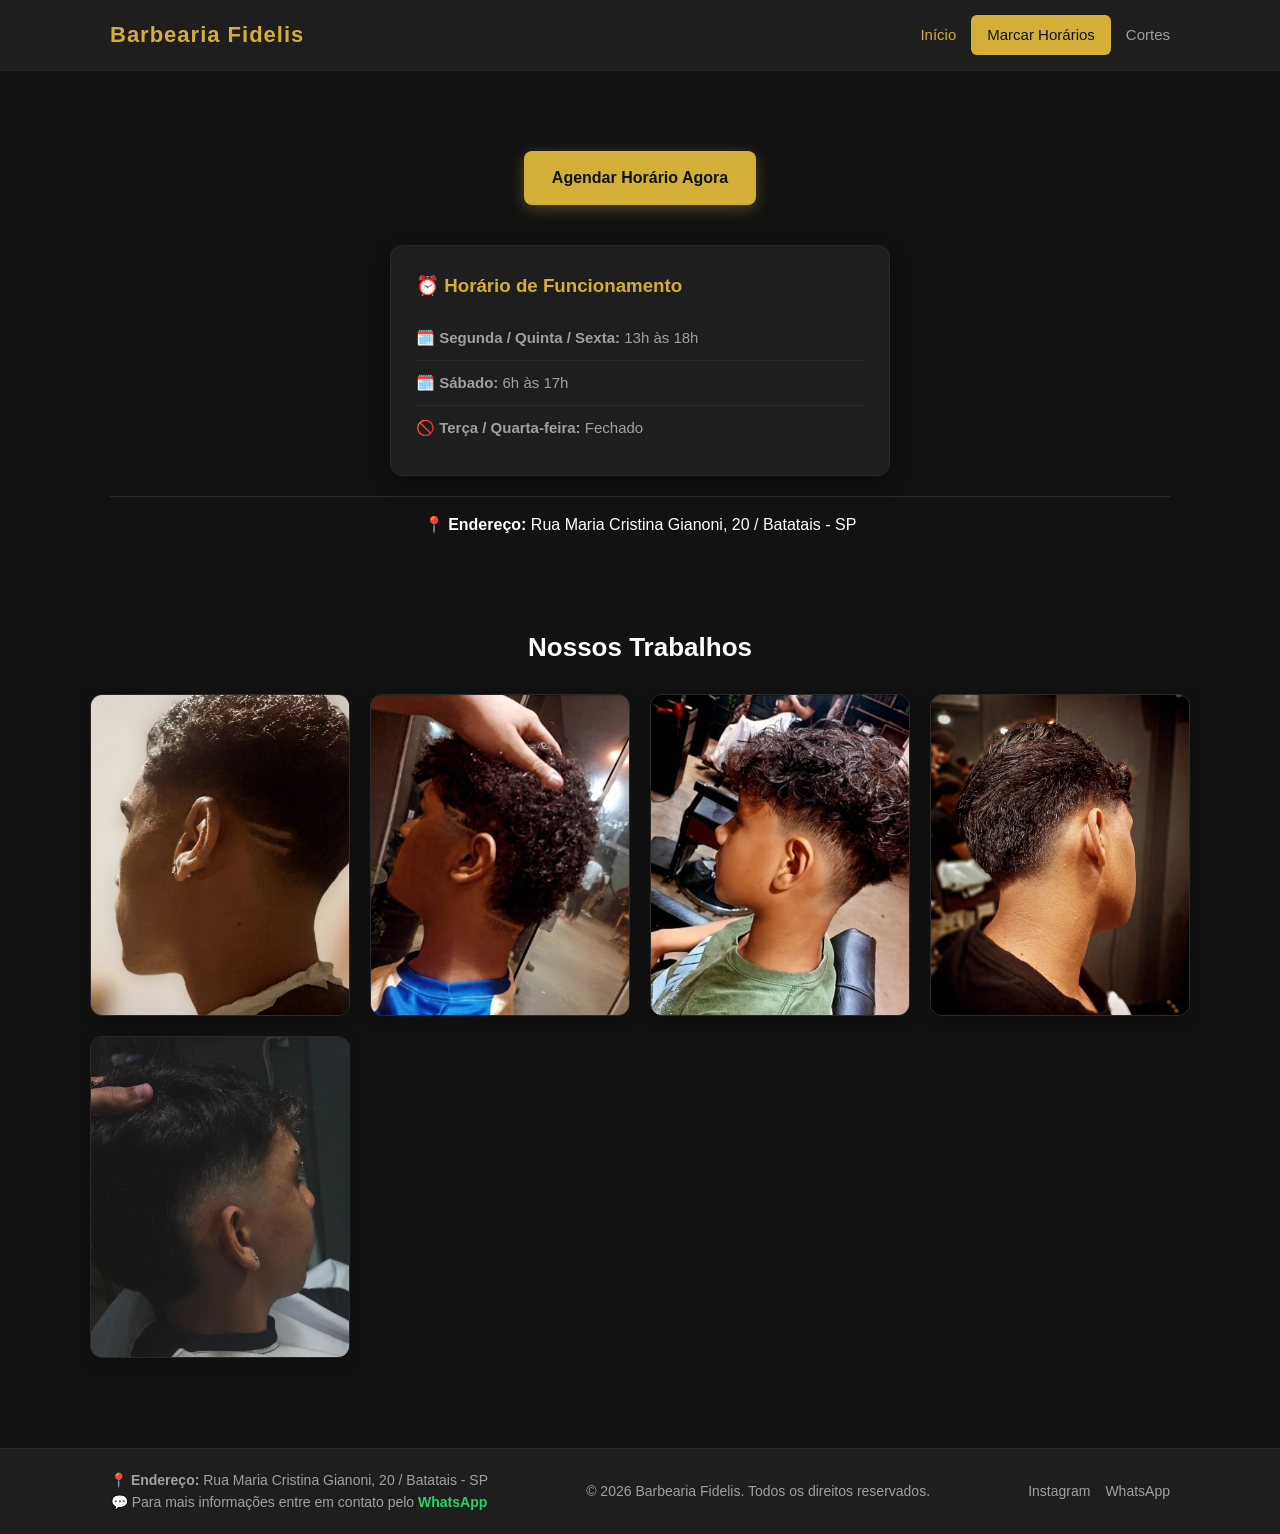
<file: index.html>
<!DOCTYPE html>
<html lang="pt-BR">
<head>
    <meta charset="UTF-8">
    <meta name="viewport" content="width=device-width, initial-scale=1.0">
    <title>Barbearia Fidelis</title>
    <link rel="shortcut icon" href="styles/imgs/glauco.jpg" type="image/x-icon">
    <link rel="stylesheet" href="styles/style.css">
</head>
<body>
    <header class="header">
        <div class="container header-container">
            <h1>Barbearia Fidelis</h1>
            <nav class="nav">
                <a href="index.html" class="ativo">Início</a>
                <a href="horarios.html" class="btn-destaque">Marcar Horários</a>
                <a href="#cortes">Cortes</a>
            </nav>
        </div>
    </header>

    <main class="main-content">
        <!-- Seção Hero / Início -->
        <section id="inicio" class="hero-section">
            <div class="container">
                <div class="hero-text">
                    <a href="horarios.html" class="btn-principal">Agendar Horário Agora</a>
                </div>

                <div class="card-horarios">
                    <h3>⏰ Horário de Funcionamento</h3>
                    <ul>
                        <li>🗓️ <strong>Segunda / Quinta / Sexta:</strong> 13h às 18h</li>
                        <li>🗓️ <strong>Sábado:</strong> 6h às 17h</li>
                        <li>🚫 <strong>Terça / Quarta-feira:</strong> Fechado</li>
                    </ul>
                </div>

                <div style="margin-top: 20px; padding-top: 15px; border-top: 1px solid var(--border-color);">
                        <p>📍 <strong>Endereço:</strong> Rua Maria Cristina Gianoni, 20 / Batatais - SP</p>
                    </div>
            </div>
        </section>

        <!-- Seção de Cortes / Galeria -->
        <section id="cortes" class="cortes-section container">
            <h2 class="section-title">Nossos Trabalhos</h2>
            <div class="galeria-cortes">
                <div class="card-corte">
                    <img src="styles/imgs/Corte1.jpeg" alt="Corte 1">
                </div>
                <div class="card-corte">
                    <img src="styles/imgs/Corte2.png" alt="Corte 2">
                </div>
                <div class="card-corte">
                    <img src="styles/imgs/Corte3.png" alt="Corte 3">
                </div>
                <div class="card-corte">
                    <img src="styles/imgs/Corte4.png" alt="Corte 4">
                </div>
                <div class="card-corte">
                    <img src="styles/imgs/Corte5.png" alt="Corte 5">
                </div>
            </div>
        </section>
    </main>

    <footer class="footer">
        <div class="container footer-content">
            <div class="footer-info">
                <p>📍 <strong>Endereço:</strong> Rua Maria Cristina Gianoni, 20 / Batatais - SP</p>
                <p>💬 Para mais informações entre em contato pelo <a href="https://wa.me/5516994224435" target="_blank" style="color: var(--whatsapp-color); text-decoration: none; font-weight: bold;">WhatsApp</a></p>
            </div>
            <p>&copy; 2026 Barbearia Fidelis. Todos os direitos reservados.</p>
            <div class="social-links">
                <a href="https://www.instagram.com/fidelis_barber______/" target="_blank">Instagram</a>
                <a href="https://wa.me/5516994224435" target="_blank">WhatsApp</a>
            </div>
        </div>
    </footer>
</body>
</html>
</file>
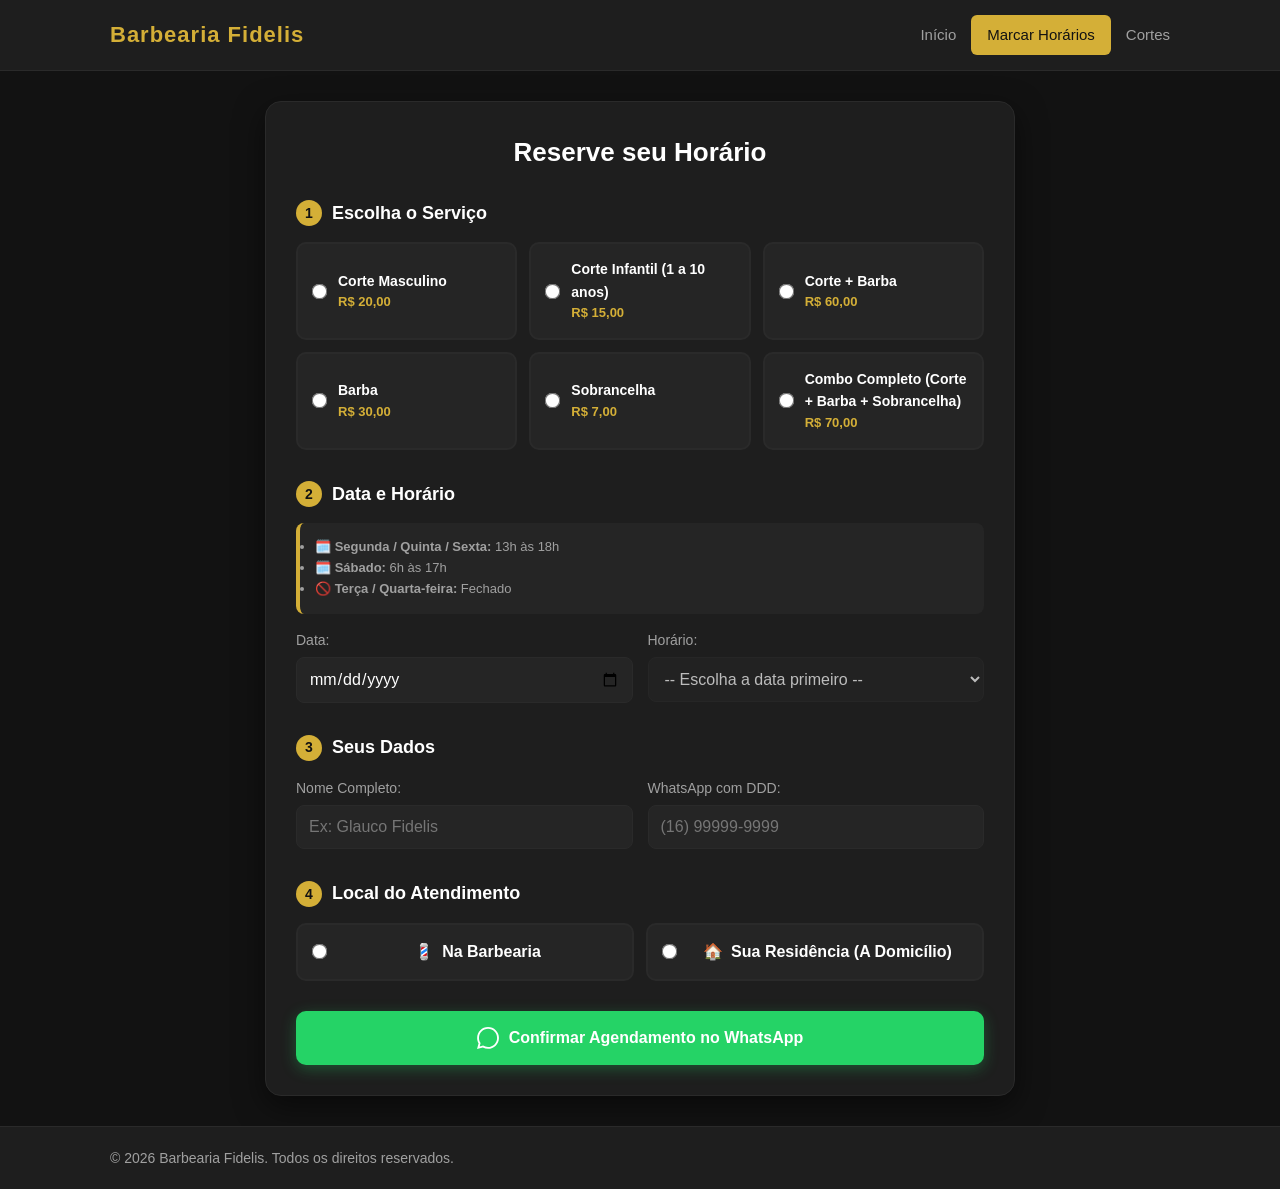
<file: horarios.html>
<!DOCTYPE html>
<html lang="pt-BR">
<head>
    <meta charset="UTF-8">
    <meta name="viewport" content="width=device-width, initial-scale=1.0">
    <title>Barbearia Fidelis - Agendamento</title>
    <link rel="stylesheet" href="styles/style.css">
</head>
<body>
    <header class="header">
        <div class="container header-container">
            <h1>Barbearia Fidelis</h1>
            <nav class="nav">
                <a href="index.html">Início</a>
                <a href="horarios.html" class="btn-destaque ativo">Marcar Horários</a>
                <a href="index.html#cortes">Cortes</a>
            </nav>
        </div>
    </header>

    <main class="main-content container">
        <div class="agendamento-wrapper">
            <h2 class="section-title">Reserve seu Horário</h2>

            <form id="formAgendamento" class="form-agendamento">
                
                <!-- Passo 1: Escolha o Serviço -->
                <section class="passo-bloco">
                    <h3><span>1</span> Escolha o Serviço</h3>
                    <div class="grade-opcoes">
                        <label class="card-opcao">
                            <input type="radio" name="servico" value="Corte Masculino - R$ 20,00" required>
                            <div class="opcao-info">
                                <span class="nome">Corte Masculino</span>
                                <span class="preco">R$ 20,00</span>
                            </div>
                        </label>

                        <label class="card-opcao">
                            <input type="radio" name="servico" value="Corte Infantil (1 - 10 anos) - R$ 15,00">
                            <div class="opcao-info">
                                <span class="nome">Corte Infantil (1 a 10 anos)</span>
                                <span class="preco">R$ 15,00</span>
                            </div>
                        </label>

                        <label class="card-opcao">
                            <input type="radio" name="servico" value="Corte + Barba - R$ 60,00">
                            <div class="opcao-info">
                                <span class="nome">Corte + Barba</span>
                                <span class="preco">R$ 60,00</span>
                            </div>
                        </label>

                        <label class="card-opcao">
                            <input type="radio" name="servico" value="Barba - R$ 30,00">
                            <div class="opcao-info">
                                <span class="nome">Barba</span>
                                <span class="preco">R$ 30,00</span>
                            </div>
                        </label>

                        <label class="card-opcao">
                            <input type="radio" name="servico" value="Sobrancelha - R$ 7,00">
                            <div class="opcao-info">
                                <span class="nome">Sobrancelha</span>
                                <span class="preco">R$ 7,00</span>
                            </div>
                        </label>

                        <label class="card-opcao destaque">
                            <input type="radio" name="servico" value="Corte + Barba + Sobrancelha - R$ 70,00">
                            <div class="opcao-info">
                                <span class="nome">Combo Completo (Corte + Barba + Sobrancelha)</span>
                                <span class="preco">R$ 70,00</span>
                            </div>
                        </label>
                    </div>
                </section>

                <!-- Passo 2: Data e Horário -->
                <section class="passo-bloco">
                    <h3><span>2</span> Data e Horário</h3>

                    <div class="card-info-horarios">
                        <ul>
                            <li>🗓️ <strong>Segunda / Quinta / Sexta:</strong> 13h às 18h</li>
                            <li>🗓️ <strong>Sábado:</strong> 6h às 17h</li>
                            <li>🚫 <strong>Terça / Quarta-feira:</strong> Fechado</li>
                        </ul>
                    </div>

                    <div class="grupo-inputs-duplo">
                        <div class="campo-grupo">
                            <label for="dataAgendamento">Data:</label>
                            <input type="date" id="dataAgendamento" name="data" required>
                        </div>

                        <div class="campo-grupo">
                            <label for="selectHorario">Horário:</label>
                            <select id="selectHorario" name="horario" required disabled>
                                <option value="">-- Escolha a data primeiro --</option>
                            </select>
                        </div>
                    </div>
                </section>

                <!-- Passo 3: Seus Dados -->
                <section class="passo-bloco">
                    <h3><span>3</span> Seus Dados</h3>
                    <div class="grupo-inputs-duplo">
                        <div class="campo-grupo">
                            <label for="nomeCliente">Nome Completo:</label>
                            <input type="text" id="nomeCliente" name="nome" placeholder="Ex: Glauco Fidelis" required autocomplete="name">
                        </div>

                        <div class="campo-grupo">
                            <label for="telCliente">WhatsApp com DDD:</label>
                            <input type="tel" id="telCliente" name="telefone" placeholder="(16) 99999-9999" inputmode="numeric" required autocomplete="tel">
                        </div>
                    </div>
                </section>

                <!-- Passo 4: Local do Corte -->
                <section class="passo-bloco">
                    <h3><span>4</span> Local do Atendimento</h3>
                    <div class="grade-opcoes dupla">
                        <label class="card-opcao">
                            <input type="radio" name="local" value="Barbearia" onclick="toggleEndereco(false)" required>
                            <div class="opcao-info centralizado">
                                💈 <span>Na Barbearia</span>
                            </div>
                        </label>

                        <label class="card-opcao">
                            <input type="radio" name="local" value="Sua Residencia" onclick="toggleEndereco(true)">
                            <div class="opcao-info centralizado">
                                🏠 <span>Sua Residência (A Domicílio)</span>
                            </div>
                        </label>
                    </div>

                    <div id="campoEndereco" class="campo-grupo" style="display: none; margin-top: 15px;">
                        <label><strong style="color: #d4af37;">Taxa de R$ 5,00</strong></label>
                        <label for="enderecoCliente">Endereço Completo (Rua, Número, Bairro):</label>
                        <input type="text" id="enderecoCliente" name="endereco" placeholder="Ex: Rua das Flores, 123 - Centro">
                    </div>
                </section>

                <!-- Botão Enviar -->
                <button type="submit" id="btnFinalizar" class="btn-whatsapp">
                    <svg width="22" height="22" viewBox="0 0 24 24" fill="currentColor">
                        <path d="M.057 24l1.687-6.163c-1.041-1.804-1.588-3.849-1.587-5.946.003-6.556 5.338-11.891 11.893-11.891 3.181.001 6.167 1.24 8.413 3.488 2.245 2.248 3.481 5.236 3.48 8.414-.003 6.557-5.338 11.892-11.893 11.892-1.99-.001-3.951-.5-5.688-1.448l-6.305 1.654zm6.597-3.807c1.676.995 3.276 1.591 5.392 1.592 5.448 0 9.886-4.434 9.889-9.885.002-5.462-4.415-9.89-9.881-9.892-5.452 0-9.887 4.434-9.889 9.884-.001 2.225.651 3.891 1.746 5.634l-.999 3.648 3.742-.981z"/>
                    </svg>
                    Confirmar Agendamento no WhatsApp
                </button>
            </form>
        </div>
    </main>

    <footer class="footer">
        <div class="container footer-content">
            <p>&copy; 2026 Barbearia Fidelis. Todos os direitos reservados.</p>
        </div>
    </footer>

    <script src="scripts/script.js"></script>
</body>
</html>
</file>
<file: styles/style.css>
:root {
    --bg-color: #121212;
    --card-bg: #1e1e1e;
    --border-color: #2a2a2a;
    --text-primary: #ffffff;
    --text-secondary: #a0a0a0;
    --accent-color: #d4af37;
    --whatsapp-color: #25D366;
    --whatsapp-hover: #1eb954;
}

* {
    margin: 0;
    padding: 0;
    box-sizing: border-box;
    font-family: 'Segoe UI', Tahoma, Geneva, Verdana, sans-serif;
    -webkit-tap-highlight-color: transparent;
}

body {
    background-color: var(--bg-color);
    color: var(--text-primary);
    line-height: 1.6;
    display: flex;
    flex-direction: column;
    min-height: 100vh;
}

.container {
    width: 100%;
    max-width: 1100px;
    margin: 0 auto;
    padding: 0 20px;
}

.header {
    background-color: var(--card-bg);
    border-bottom: 1px solid var(--border-color);
    padding: 15px 0;
    position: sticky;
    top: 0;
    z-index: 100;
}

.header-container {
    display: flex;
    justify-content: space-between;
    align-items: center;
    flex-wrap: wrap;
    gap: 15px;
}

.header h1 {
    font-size: 22px;
    color: var(--accent-color);
    letter-spacing: 1px;
}

.nav {
    display: flex;
    gap: 15px;
    align-items: center;
}

.nav a {
    color: var(--text-secondary);
    text-decoration: none;
    font-weight: 500;
    font-size: 15px;
    transition: color 0.3s;
}

.nav a:hover, .nav a.ativo {
    color: var(--accent-color);
}

.btn-destaque {
    background-color: var(--accent-color);
    color: #121212 !important;
    padding: 8px 16px;
    border-radius: 6px;
    font-weight: 600;
}

.hero-section {
    padding: 50px 0;
    text-align: center;
}

.hero-text h2 {
    font-size: 34px;
    margin-bottom: 10px;
}

.hero-text p {
    color: var(--text-secondary);
    font-size: 17px;
    margin-bottom: 25px;
}

.btn-principal {
    display: inline-block;
    background-color: var(--accent-color);
    color: #121212;
    padding: 14px 28px;
    border-radius: 8px;
    font-weight: bold;
    text-decoration: none;
    box-shadow: 0 4px 15px rgba(212, 175, 55, 0.3);
}

.card-horarios {
    background-color: var(--card-bg);
    border: 1px solid var(--border-color);
    border-radius: 12px;
    padding: 25px;
    max-width: 500px;
    margin: 40px auto 0 auto;
    text-align: left;
    box-shadow: 0 8px 20px rgba(0,0,0,0.4);
}

.card-horarios h3 {
    color: var(--accent-color);
    margin-bottom: 15px;
}

.card-horarios ul {
    list-style: none;
}

.card-horarios li {
    padding: 10px 0;
    border-bottom: 1px solid var(--border-color);
    color: var(--text-secondary);
    font-size: 15px;
}

.card-horarios li:last-child {
    border-bottom: none;
}

.cortes-section {
    padding: 40px 0 60px 0;
}

.section-title {
    text-align: center;
    font-size: 26px;
    margin-bottom: 25px;
}

.galeria-cortes {
    display: grid;
    grid-template-columns: repeat(auto-fit, minmax(260px, 1fr));
    gap: 20px;
}

.card-corte {
    background-color: var(--card-bg);
    border-radius: 12px;
    overflow: hidden;
    border: 1px solid var(--border-color);
    box-shadow: 0 4px 15px rgba(0,0,0,0.3);
    text-align: center;
}

.card-corte img {
    width: 100%;
    height: 320px;
    object-fit: cover;
    display: block;
}

.main-content {
    flex: 1;
    padding: 30px 0;
}

.agendamento-wrapper {
    max-width: 750px;
    margin: 0 auto;
    background-color: var(--card-bg);
    border: 1px solid var(--border-color);
    padding: 30px;
    border-radius: 16px;
    box-shadow: 0 10px 30px rgba(0,0,0,0.5);
}

.passo-bloco {
    margin-bottom: 30px;
}

.passo-bloco h3 {
    font-size: 18px;
    margin-bottom: 15px;
    display: flex;
    align-items: center;
    gap: 10px;
}

.passo-bloco h3 span {
    background-color: var(--accent-color);
    color: #121212;
    width: 26px;
    height: 26px;
    display: inline-flex;
    align-items: center;
    justify-content: center;
    border-radius: 50%;
    font-size: 14px;
    font-weight: bold;
    flex-shrink: 0;
}

.grade-opcoes {
    display: grid;
    grid-template-columns: repeat(auto-fit, minmax(220px, 1fr));
    gap: 12px;
}

.grade-opcoes.dupla {
    grid-template-columns: repeat(auto-fit, minmax(180px, 1fr));
}

.card-opcao {
    display: flex;
    align-items: center;
    background-color: #252525;
    border: 2px solid var(--border-color);
    border-radius: 10px;
    padding: 14px 15px;
    cursor: pointer;
    transition: border-color 0.2s;
}

.card-opcao:hover {
    border-color: var(--accent-color);
}

.card-opcao input[type="radio"] {
    accent-color: var(--accent-color);
    margin-right: 12px;
    transform: scale(1.2);
    flex-shrink: 0;
}

.opcao-info {
    display: flex;
    flex-direction: column;
    width: 100%;
}

.opcao-info.centralizado {
    flex-direction: row;
    justify-content: center;
    gap: 8px;
    font-weight: 600;
}

.opcao-info .nome {
    font-size: 14px;
    font-weight: 600;
}

.opcao-info .preco {
    font-size: 13px;
    color: var(--accent-color);
    font-weight: bold;
}

.card-info-horarios {
    background-color: #252525;
    padding: 14px 15px;
    border-radius: 8px;
    font-size: 13px;
    color: var(--text-secondary);
    margin-bottom: 15px;
    border-left: 4px solid var(--accent-color);
}

.grupo-inputs-duplo {
    display: grid;
    grid-template-columns: repeat(auto-fit, minmax(240px, 1fr));
    gap: 15px;
}

.campo-grupo label {
    display: block;
    font-size: 14px;
    color: var(--text-secondary);
    margin-bottom: 6px;
}

.campo-grupo input, .campo-grupo select {
    width: 100%;
    padding: 12px;
    background-color: #252525;
    border: 1px solid var(--border-color);
    color: var(--text-primary);
    border-radius: 8px;
    font-size: 16px;
    outline: none;
}

.campo-grupo input:focus, .campo-grupo select:focus {
    border-color: var(--accent-color);
}

.btn-whatsapp {
    width: 100%;
    background-color: var(--whatsapp-color);
    color: white;
    border: none;
    padding: 16px;
    border-radius: 10px;
    font-size: 16px;
    font-weight: bold;
    display: flex;
    align-items: center;
    justify-content: center;
    gap: 10px;
    cursor: pointer;
    box-shadow: 0 4px 15px rgba(37, 211, 102, 0.3);
    margin-top: 10px;
}

.btn-whatsapp:hover {
    background-color: var(--whatsapp-hover);
}

.footer {
    background-color: var(--card-bg);
    border-top: 1px solid var(--border-color);
    padding: 20px 0;
    text-align: center;
    color: var(--text-secondary);
    font-size: 14px;
    margin-top: auto;
}

.footer-content {
    display: flex;
    justify-content: space-between;
    align-items: center;
    flex-wrap: wrap;
    gap: 12px;
}

.social-links {
    display: flex;
    gap: 15px;
}

.social-links a {
    color: var(--text-secondary);
    text-decoration: none;
}

.social-links a:hover {
    color: var(--accent-color);
}

@media (max-width: 768px) {
    .container {
        padding: 0 15px;
    }

    .header-container {
        flex-direction: column;
        text-align: center;
        gap: 10px;
    }

    .nav {
        width: 100%;
        justify-content: center;
        gap: 12px;
    }

    .nav a {
        font-size: 14px;
    }

    .hero-section {
        padding: 35px 0;
    }

    .hero-text h2 {
        font-size: 26px;
    }

    .btn-principal {
        width: 100%;
        text-align: center;
    }

    .agendamento-wrapper {
        padding: 20px 15px;
    }

    .grade-opcoes, 
    .grade-opcoes.dupla,
    .grupo-inputs-duplo {
        grid-template-columns: 1fr;
    }

    /* 👇 ADICIONE ESTES DOIS ITENS PARA DEIXAR 2 FOTOS POR LINHA NO CELULAR */
    .galeria-cortes {
        grid-template-columns: repeat(2, 1fr) !important; /* Força 2 colunas */
        gap: 10px; /* Diminui um pouco o espaço entre as fotos */
    }

    .card-corte img {
        height: 160px; /* Deixa as fotos menores e quadradas/retangulares compactas */
    }
    /* 👆 FIM DA ADIÇÃO */

    .footer-content {
        flex-direction: column;
        text-align: center;
    }
}
</file>
